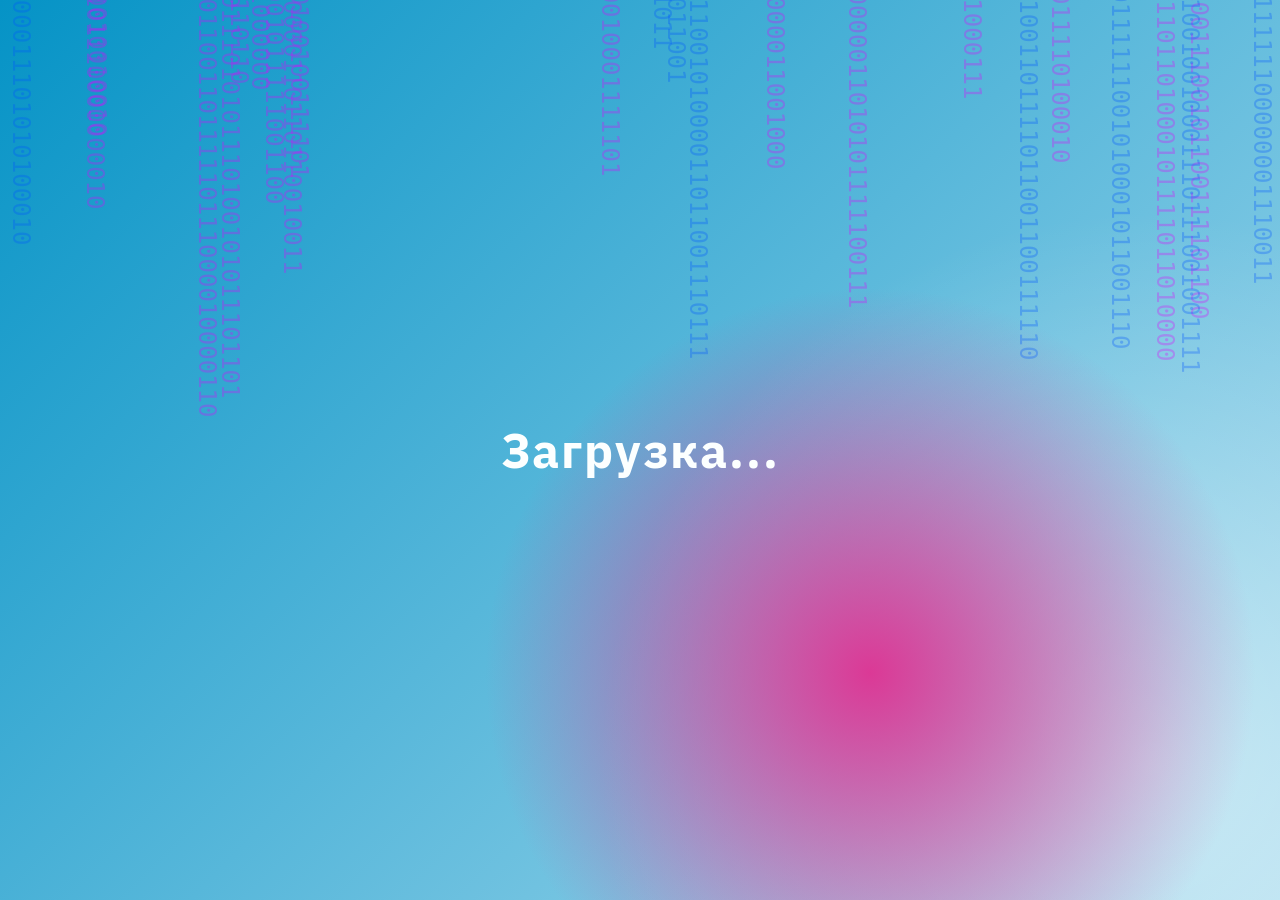
<file: index.html>
<!DOCTYPE html>
<html lang="en">
<head>
    <meta charset="UTF-8">
    <meta name="viewport" content="width=device-width, initial-scale=1.0">
    <link rel="stylesheet" href="style.css">
     <title>Securio — цифровая безопасность подростка</title>
    <link rel="preconnect" href="https://fonts.googleapis.com">
    <link rel="preconnect" href="https://fonts.gstatic.com" crossorigin>
    <link href="https://fonts.googleapis.com/css2?family=IBM+Plex+Sans:wght@400;600&family=JetBrains+Mono:wght@700&family=Russo+One&display=swap" rel="stylesheet">
    <link rel="stylesheet" href="style.css">
</head>
<body>

    <body>
        <div class="page page-hidden">
            <header class="header">
                <a href="index.html" class="logo">SECURIO</a>
                <nav class="nav">
                    <a href="index.html" class="nav-link active">Главная</a>
                    <a href="passwords.html" class="nav-link">Пароли</a>
                    <a href="phishing.html" class="nav-link">Фишинг</a>
                    <a href="social.html" class="nav-link">Соцсети</a>
                    <a href="bullying.html" class="nav-link">Кибербуллинг</a>
                </nav>
            </header>

            <main class="hero">
                <div class="hero-text">
                    <p class="prompt">// цифровая безопасность подростка</p>
                    <h1 class="title" aria-label="SECURIO">
                        <span class="letter">S</span><span class="letter">E</span><span class="letter">C</span><span class="letter">U</span><span class="letter">R</span><span class="letter">I</span><span class="letter">O</span>
                    </h1>
                    <p class="description">Как защитить пароли, распознать мошенников и не оставить в сети лишнего — коротко, понятно и с проверкой на практике.</p>
                    <a href="passwords.html" class="button">Начать</a>
                </div>


            </main>

            <section class="sections">
                <a href="passwords.html" class="card">
                    <span class="card-number">01</span>
                    <h2 class="card-title">Пароли и защита</h2>
                    <p class="card-text">Надёжный пароль, 2FA и терминал проверки.</p>
                </a>
                <a href="phishing.html" class="card">
                    <span class="card-number">02</span>
                    <h2 class="card-title">Фишинг и мошенники</h2>
                    <p class="card-text">Фейковые ссылки, «розыгрыши» и коды из SMS.</p>
                </a>
                <a href="social.html" class="card">
                    <span class="card-number">03</span>
                    <h2 class="card-title">Соцсети и цифровой след</h2>
                    <p class="card-text">Что не выкладывать и как настроить приватность.</p>
                </a>
                <a href="bullying.html" class="card">
                    <span class="card-number">04</span>
                    <h2 class="card-title">Кибербуллинг и помощь</h2>
                    <p class="card-text">Что делать при травле, взломе и шантаже.</p>
                </a>

            </section>
        </div>
         <div id="bg">
            <div class="loading-text">Загрузка...</div>
        </div>
    </body>

<div id="bg"></div>
    <script>
    //матрица
        const bg = document.getElementById("bg");
        const page = document.querySelector(".page");
        var timer = 1500;

        for(let i = 0; i < 100; i++){

            const stream = document.createElement("div");

            stream.className = "stream";

            let text = "";

            for(let j = 0; j < 30; j++){
                text += Math.round(Math.random());
            }

        stream.textContent = text;

        stream.style.left = Math.random()*100 + "%";
        stream.style.top = -Math.random() * 2000 + "px";
        stream.style.color =
            Math.random()>0.5 ? "#0055ff" : "#e100ff";

        stream.style.animationDuration =
            1.5 + Math.random()*2 + "s";

        bg.appendChild(stream);
    //скип загрузки
        document.onclick = function(){
            bg.classList.add("hidden");
            page.classList.remove("page-hidden");
        };

        setTimeout(() => {
            bg.classList.add("hidden");
            page.classList.remove("page-hidden");

            setTimeout(() => {
                bg.style.display = "none";
                document.body.style.overflow = "auto";
            }, 700);

        }, 2500);
    }
    //плавающее пятно
        const root = document.body;

        const CENTER_X = 50, CENTER_Y = 50;

        const RADIUS_X = 30;
        const RADIUS_Y = 25;

        const PERIOD = 14;

        function animateBlob(time) {
        const t = (time / 1000) * (Math.PI * 2 / PERIOD);

        const k = 1 + Math.sin(t) ** 2;
        const x = Math.cos(t) / k;
        const y = (Math.sin(t) * Math.cos(t)) / k;

        root.style.setProperty("--blob-x", (CENTER_X + x * RADIUS_X) + "%");
        root.style.setProperty("--blob-y", (CENTER_Y + y * 2.8 * RADIUS_Y) + "%");

        requestAnimationFrame(animateBlob);
    }

requestAnimationFrame(animateBlob);
    </script>
</body>
</html>
</file>
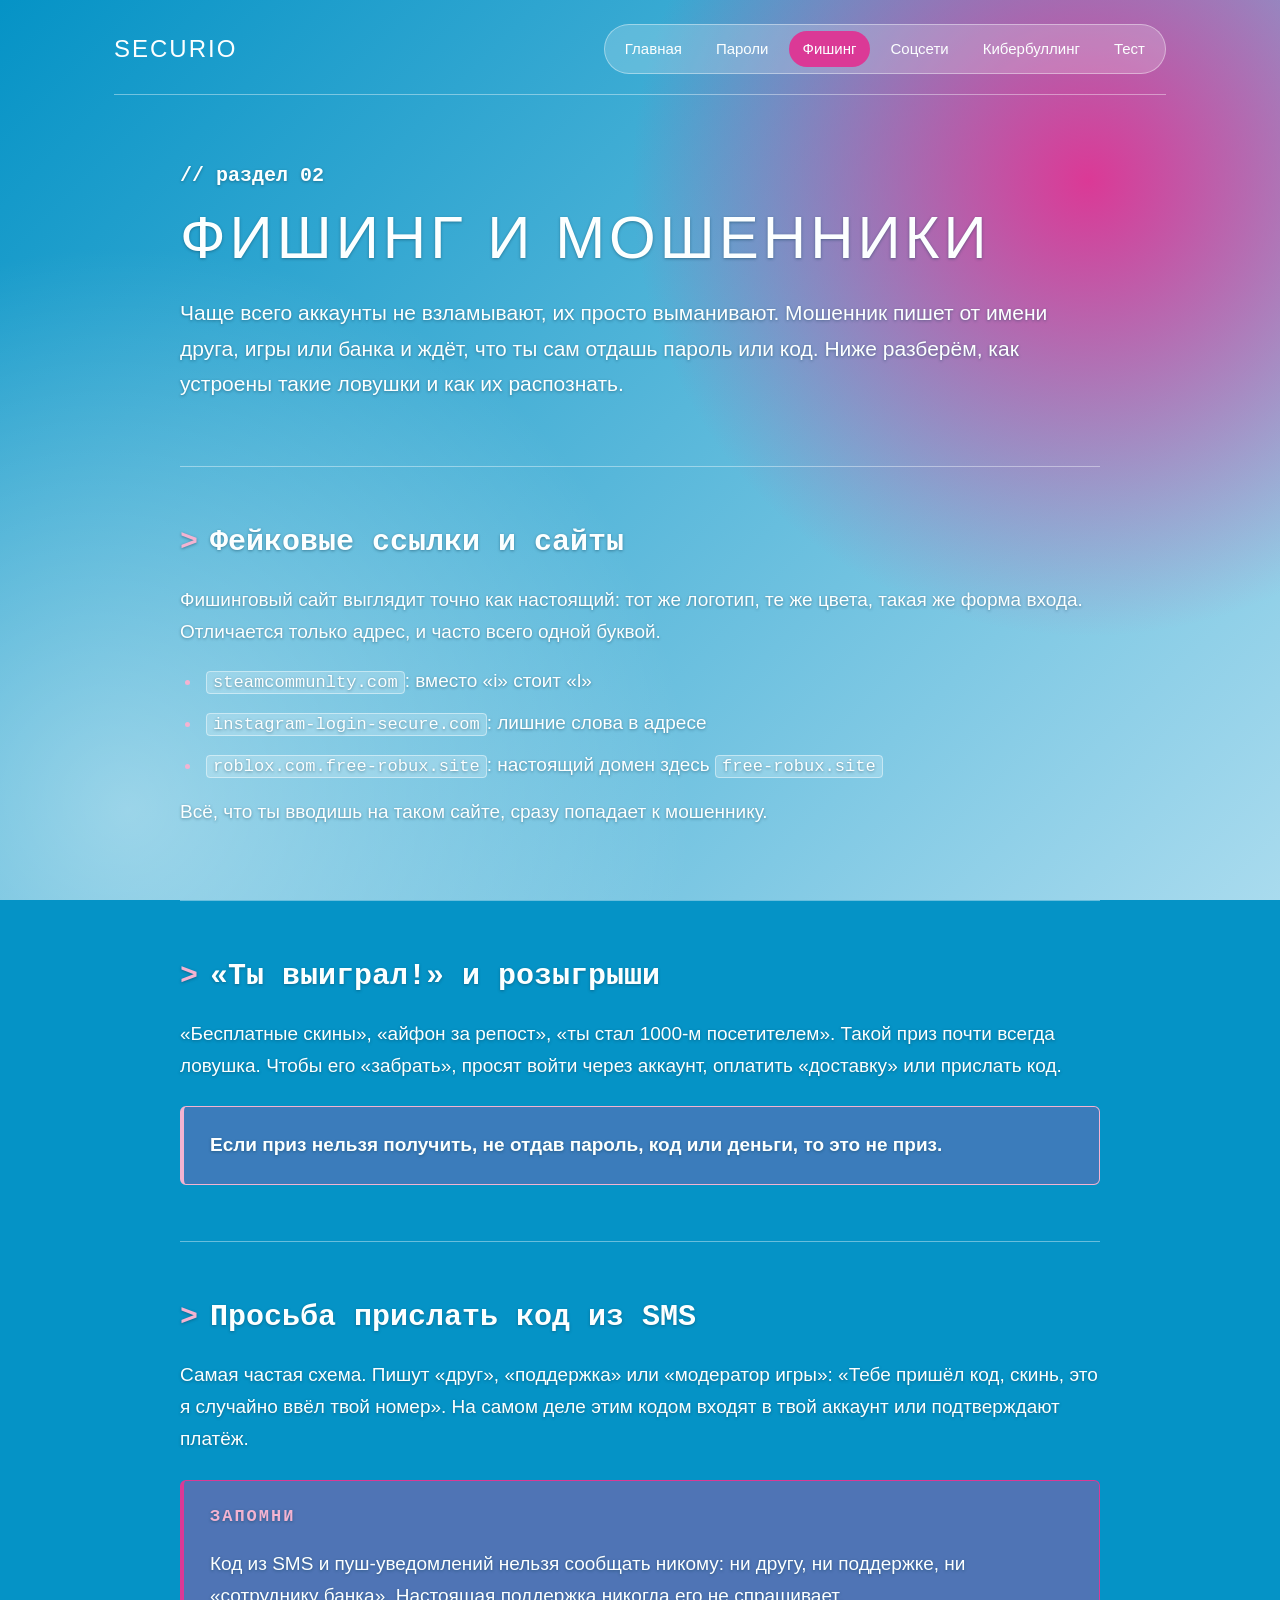
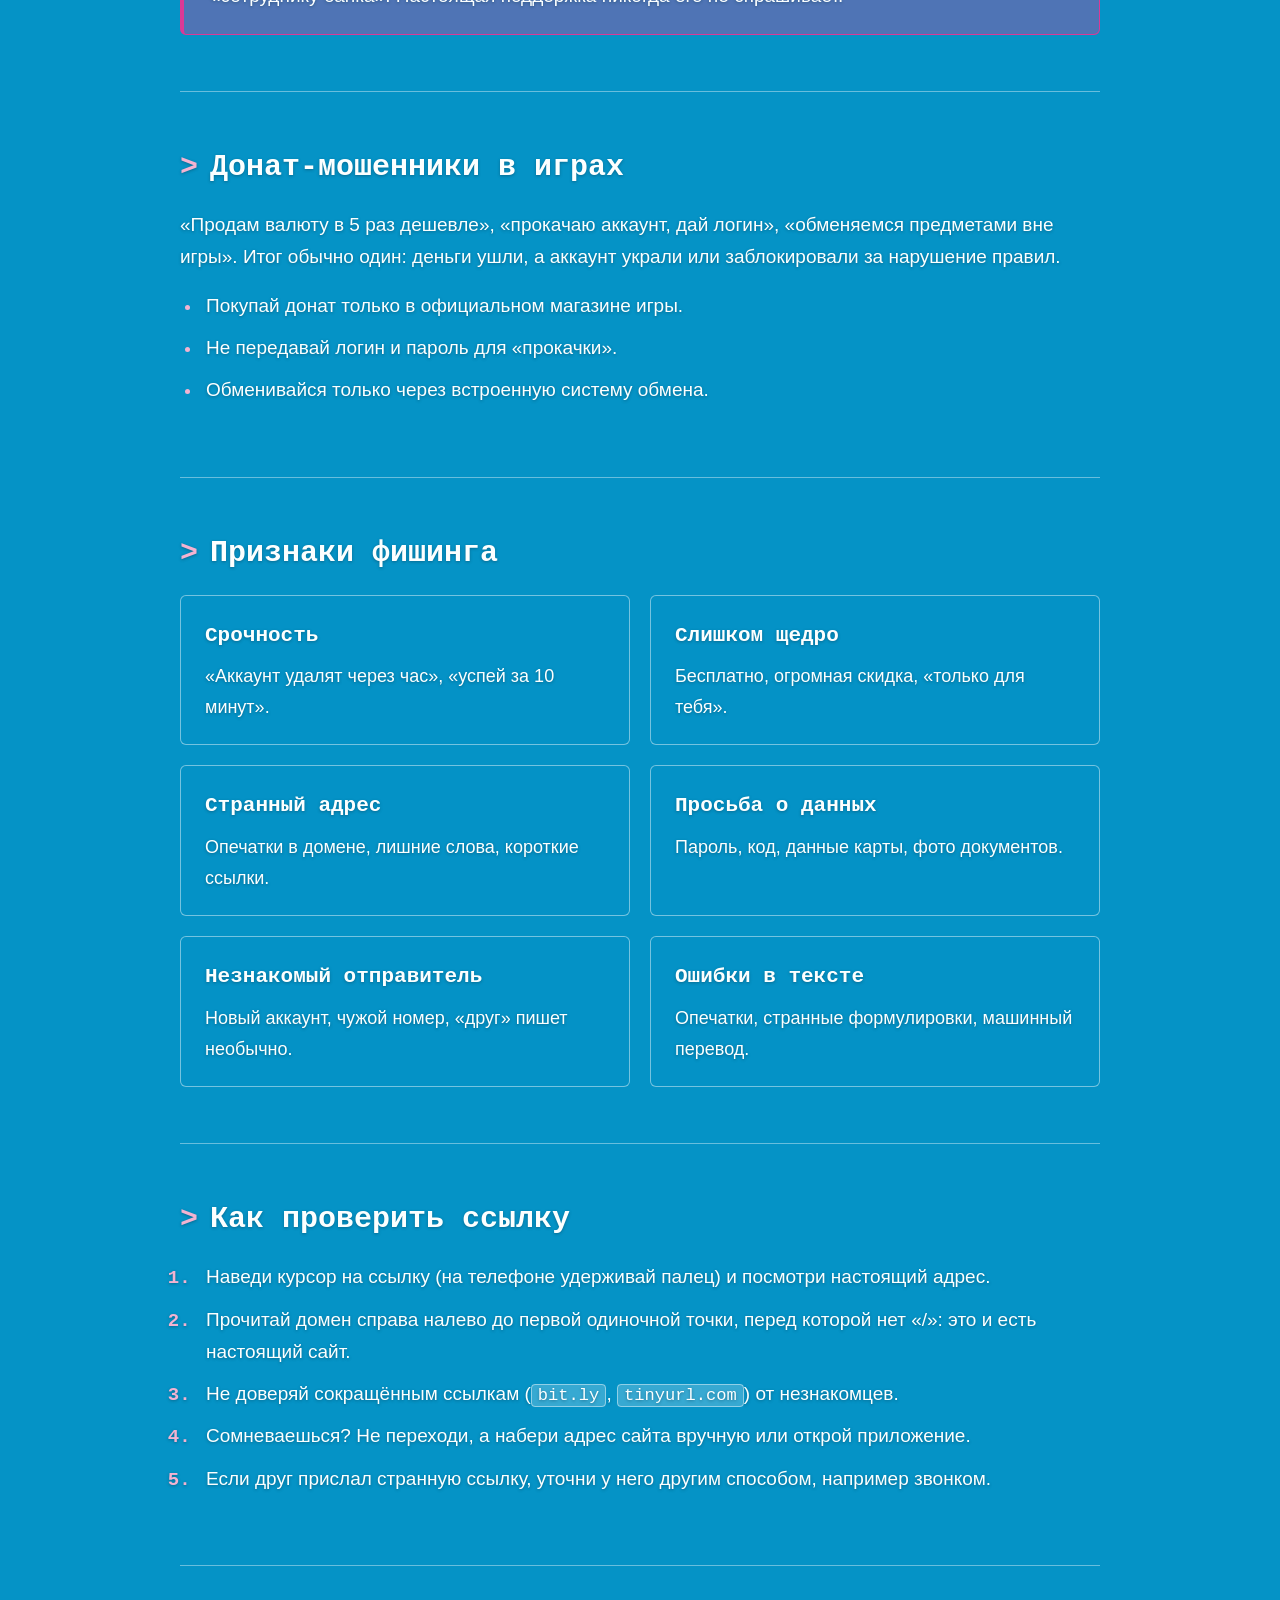
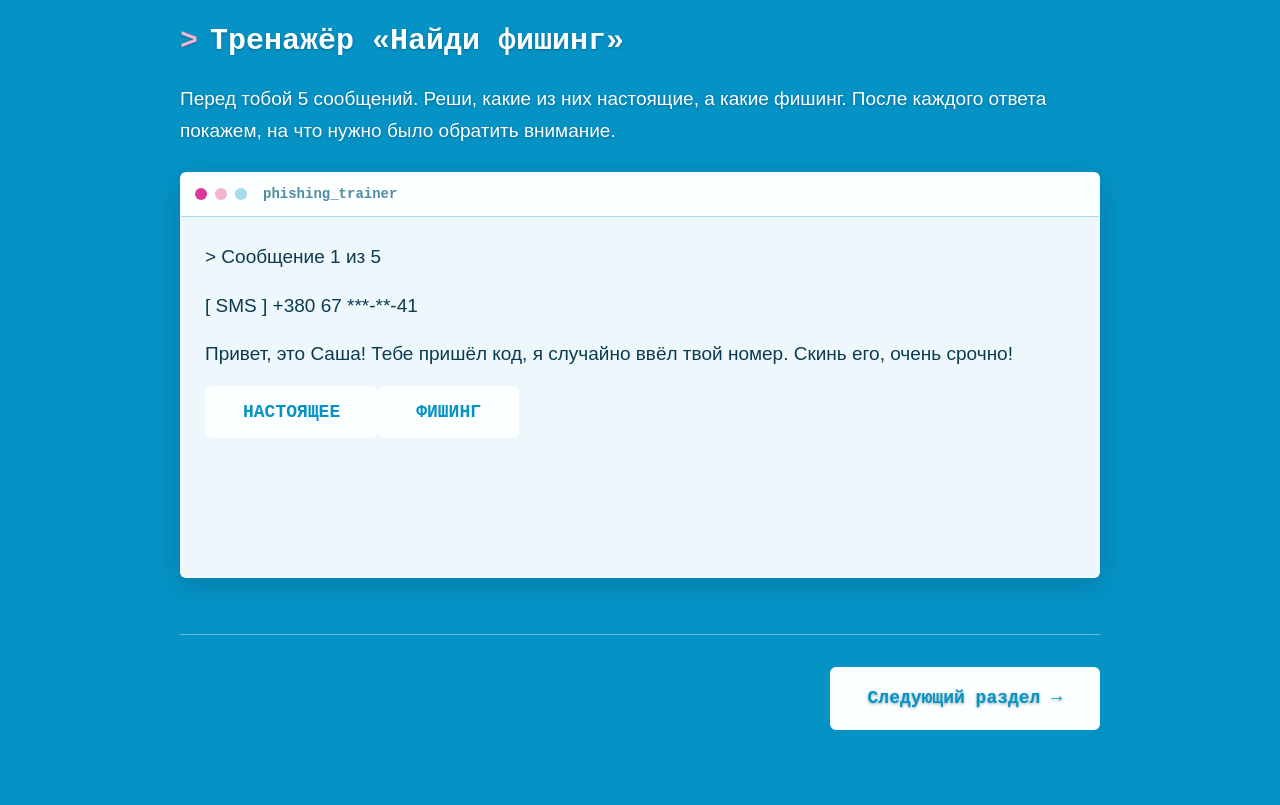
<file: pages/phishing/phishing.html>
<!DOCTYPE html>
<html lang="ru">
<head>
    <meta charset="UTF-8">
    <meta name="viewport" content="width=device-width, initial-scale=1.0">
    <title>Фишинг и мошенники — Securio</title>
    <link rel="stylesheet" href="../../style.css">
    <link rel="stylesheet" href="phishing.css">
</head>
<body>
    <div class="page">
        <header class="header">
            <a href="../../index.html" class="logo">SECURIO</a>
            <nav class="nav">
                <a href="../../index.html" class="nav-link">Главная</a>
                <a href="../passwords/passwords.html" class="nav-link">Пароли</a>
                <a href="phishing.html" class="nav-link active" aria-current="page">Фишинг</a>
                <a href="../social/social.html" class="nav-link">Соцсети</a>
                <a href="../bullying/bullying.html" class="nav-link">Кибербуллинг</a>
                <a href="test.html" class="nav-link">Тест</a>
            </nav>
        </header>

        <main class="content">
            <section class="page-head">
                <p class="prompt">// раздел 02</p>
                <h1 class="page-title"><span class="typed">ФИШИНГ И МОШЕННИКИ</span></h1>
                <p class="lead">
                    Чаще всего аккаунты не взламывают, их просто выманивают. Мошенник
                    пишет от имени друга, игры или банка и ждёт, что ты сам отдашь
                    пароль или код. Ниже разберём, как устроены такие ловушки и как
                    их распознать.
                </p>
            </section>

            <section class="info-block">
                <h2 class="block-title">Фейковые ссылки и сайты</h2>
                <p>
                    Фишинговый сайт выглядит точно как настоящий: тот же логотип, те же
                    цвета, такая же форма входа. Отличается только адрес, и часто всего
                    одной буквой.
                </p>
                <ul class="list">
                    <li><code>steamcommunlty.com</code>: вместо «i» стоит «l»</li>
                    <li><code>instagram-login-secure.com</code>: лишние слова в адресе</li>
                    <li><code>roblox.com.free-robux.site</code>: настоящий домен здесь <code>free-robux.site</code></li>
                </ul>
                <p>
                    Всё, что ты вводишь на таком сайте, сразу попадает к мошеннику.
                </p>
            </section>

            <section class="info-block">
                <h2 class="block-title">«Ты выиграл!» и розыгрыши</h2>
                <p>
                    «Бесплатные скины», «айфон за репост», «ты стал 1000-м посетителем».
                    Такой приз почти всегда ловушка. Чтобы его «забрать», просят войти
                    через аккаунт, оплатить «доставку» или прислать код.
                </p>
                <div class="card-warning">
                    <p><strong>Если приз нельзя получить, не отдав пароль, код или деньги, то это не приз.</strong></p>
                </div>
            </section>

            <section class="info-block">
                <h2 class="block-title">Просьба прислать код из SMS</h2>
                <p>
                    Самая частая схема. Пишут «друг», «поддержка» или «модератор игры»:
                    «Тебе пришёл код, скинь, это я случайно ввёл твой номер». На самом
                    деле этим кодом входят в твой аккаунт или подтверждают платёж.
                </p>
                <div class="card-danger">
                    <p class="card-label">ЗАПОМНИ</p>
                    <p>Код из SMS и пуш-уведомлений нельзя сообщать никому: ни другу, ни поддержке, ни «сотруднику банка». Настоящая поддержка никогда его не спрашивает.</p>
                </div>
            </section>

            <section class="info-block">
                <h2 class="block-title">Донат-мошенники в играх</h2>
                <p>
                    «Продам валюту в 5 раз дешевле», «прокачаю аккаунт, дай логин»,
                    «обменяемся предметами вне игры». Итог обычно один: деньги ушли,
                    а аккаунт украли или заблокировали за нарушение правил.
                </p>
                <ul class="list">
                    <li>Покупай донат только в официальном магазине игры.</li>
                    <li>Не передавай логин и пароль для «прокачки».</li>
                    <li>Обменивайся только через встроенную систему обмена.</li>
                </ul>
            </section>

            <section class="info-block">
                <h2 class="block-title">Признаки фишинга</h2>
                <div class="signs">
                    <div class="sign-card">
                        <h3 class="sign-title">Срочность</h3>
                        <p>«Аккаунт удалят через час», «успей за 10 минут».</p>
                    </div>
                    <div class="sign-card">
                        <h3 class="sign-title">Слишком щедро</h3>
                        <p>Бесплатно, огромная скидка, «только для тебя».</p>
                    </div>
                    <div class="sign-card">
                        <h3 class="sign-title">Странный адрес</h3>
                        <p>Опечатки в домене, лишние слова, короткие ссылки.</p>
                    </div>
                    <div class="sign-card">
                        <h3 class="sign-title">Просьба о данных</h3>
                        <p>Пароль, код, данные карты, фото документов.</p>
                    </div>
                    <div class="sign-card">
                        <h3 class="sign-title">Незнакомый отправитель</h3>
                        <p>Новый аккаунт, чужой номер, «друг» пишет необычно.</p>
                    </div>
                    <div class="sign-card">
                        <h3 class="sign-title">Ошибки в тексте</h3>
                        <p>Опечатки, странные формулировки, машинный перевод.</p>
                    </div>
                </div>
            </section>

            <section class="info-block">
                <h2 class="block-title">Как проверить ссылку</h2>
                <ol class="list list-numbered">
                    <li>Наведи курсор на ссылку (на телефоне удерживай палец) и посмотри настоящий адрес.</li>
                    <li>Прочитай домен справа налево до первой одиночной точки, перед которой нет «/»: это и есть настоящий сайт.</li>
                    <li>Не доверяй сокращённым ссылкам (<code>bit.ly</code>, <code>tinyurl.com</code>) от незнакомцев.</li>
                    <li>Сомневаешься? Не переходи, а набери адрес сайта вручную или открой приложение.</li>
                    <li>Если друг прислал странную ссылку, уточни у него другим способом, например звонком.</li>
                </ol>
            </section>

            <section class="trainer" id="phishing-trainer">
                <h2 class="block-title">Тренажёр «Найди фишинг»</h2>
                <p class="trainer-intro">
                    Перед тобой 5 сообщений. Реши, какие из них настоящие, а какие
                    фишинг. После каждого ответа покажем, на что нужно было обратить
                    внимание.
                </p>

                <div class="window">
                    <div class="window-bar">
                        <span class="window-dot"></span>
                        <span class="window-dot"></span>
                        <span class="window-dot"></span>
                        <span class="window-name">phishing_trainer</span>
                    </div>
                    <div class="window-body" id="trainer-root"></div>
                </div>

                <noscript>
                    <p class="card-warning">Для тренажёра нужен включённый JavaScript.</p>
                </noscript>
            </section>

            <nav class="next-section">
                <a href="../social/social.html" class="button">Следующий раздел →</a>
            </nav>
        </main>
    </div>

    <script src="phishing.js" defer></script>
</body>
</html>
</file>
<file: style.css>
#bg {
    position: fixed;
    inset: 0;
    z-index: 10;
    transition: opacity 0.7s ease;
}

#bg.hidden {
    opacity: 0;
    pointer-events: none;
}

.stream{
    position:absolute;
    top:-100px;
    font-family:monospace;
    font-size:24px;
    writing-mode:vertical-rl;
    opacity:.3;
    animation:fall linear infinite;
}

.loading-text {
    position: relative;
    z-index: 2;
    height: 100%;
    display: flex;
    align-items: center;
    justify-content: center;
    font-family: "IBM Plex Sans", monospace;
    font-weight: 700;
    font-size: clamp(24px, 5vw, 48px);
    letter-spacing: 2px;
    color: #FCFFFF;
}


@keyframes fall{
    to{
        transform:translateY(120vh);
    }
}

/*-------------------------------------------------*/

* {
    margin: 0;
    padding: 0;
    box-sizing: border-box;
}

body {
    --blob-x: 35%;
    --blob-y: 40%;

    min-height: 100vh;
    font-family: "IBM Plex Sans", Arial, sans-serif;
    font-size: 17px;
    line-height: 1.6;
    color: #FCFFFF;
    background-color: #0593C6;
    background-image:
        radial-gradient(circle at var(--blob-x) var(--blob-y), #DB3996 0%, rgba(219, 57, 150, 0) 35%),
        radial-gradient(circle at 90% 85%, rgba(252, 255, 255, 0.45) 0%, rgba(252, 255, 255, 0) 40%),
        linear-gradient(135deg, #0593C6 0%, #A9DBEE 100%);
    background-attachment: fixed;
}

.page {
    display: flex;
    flex-direction: column;
    width: 100%;
    min-height: 100vh;
    padding: 24px 5% 48px;

    opacity: 1;
    transition: opacity 0.7s ease;
}

.page.page-hidden {
    opacity: 0;
}

.header {
    display: flex;
    justify-content: space-between;
    align-items: center;
    flex-wrap: wrap;
    gap: 20px;
}

.logo {
    font-family: "Russo One", Arial, sans-serif;
    font-size: 24px;
    letter-spacing: 2px;
    color: #FCFFFF;
    text-decoration: none;
}

.nav {
    display: flex;
    flex-wrap: wrap;
    gap: 6px;
    padding: 6px;
    background-color: rgba(252, 255, 255, 0.2);
    border: 1px solid rgba(252, 255, 255, 0.4);
    border-radius: 999px;
}

.nav-link {
    padding: 6px 14px;
    font-size: 15px;
    color: #FCFFFF;
    text-decoration: none;
    border-radius: 999px;
    transition: background-color 0.2s;
}

.nav-link:hover {
    background-color: rgba(252, 255, 255, 0.25);
}

.nav-link.active {
    background-color: #DB3996;
}

.hero {
    display: flex;
    justify-content: center;
    align-items: center;
    flex: 1;
    gap: 40px;
    padding: 60px 0 40px;
}

.hero-text {
    max-width: 720px;
    text-align: center;
}

.prompt {
    margin-bottom: 12px;
    font-family: "JetBrains Mono", monospace;
    font-weight: 700;
    font-size: 20px;
}

.title {
    font-family: "Russo One", Arial, sans-serif;
    font-weight: 400;
    font-size: 120px;
    line-height: 1;
    letter-spacing: 8px;
}

.description {
    max-width: 480px;
    margin: 24px auto 32px;
    font-size: 18px;
}

.button {
    display: inline-block;
    padding: 14px 36px;
    font-family: "JetBrains Mono", monospace;
    font-weight: 700;
    font-size: 18px;
    color: #0593C6;
    background-color: #FCFFFF;
    border: 2px solid #FCFFFF;
    border-radius: 6px;
    text-decoration: none;
    transition: background-color 0.2s, border-color 0.2s, color 0.2s, box-shadow 0.2s, transform 0.1s;
}

.button:hover {
    color: #FCFFFF;
    background-color: #DB3996;
    border-color: #DB3996;
    box-shadow: 0 0 18px rgba(219, 57, 150, 0.6);
}

.button:active {
    background-color: #B82E7D;
    border-color: #B82E7D;
    transform: translateY(2px);
}



.sections {
    display: grid;
    grid-template-columns: repeat(4, 1fr);
    gap: 16px;
    padding-top: 32px;
}

.card {
    display: block;
    padding: 20px;
    color: #FCFFFF;
    text-decoration: none;
    background-color: rgba(5, 147, 198, 0.35);
    border: 1px solid rgba(252, 255, 255, 0.45);
    border-radius: 6px;
    transition: border-color 0.2s, box-shadow 0.2s, transform 0.2s;
}

.card:hover {
    border-color: #FCFFFF;
    box-shadow: 0 0 16px rgba(252, 255, 255, 0.5);
    transform: translateY(-4px);
}

.card-number {
    font-family: "JetBrains Mono", monospace;
    font-weight: 700;
    font-size: 14px;
    color: #F3B3D1;
}

.card-title {
    margin: 8px 0;
    font-family: "JetBrains Mono", monospace;
    font-weight: 700;
    font-size: 20px;
    line-height: 1.3;
}

.card-text {
    font-size: 16px;
    color: #EEF8FC;
}

@media (max-width: 900px) {
    .hero {
        flex-direction: column;
        align-items: flex-start;
    }

    .title {
        font-size: 64px;
    }

    .sections {
        grid-template-columns: repeat(2, 1fr);
    }
}

@media (max-width: 560px) {
    body {
        font-size: 16px;
    }

    .header {
        flex-direction: column;
        align-items: flex-start;
    }

    .title {
        font-size: 44px;
        letter-spacing: 4px;
    }

    .sections {
        grid-template-columns: 1fr;
    }
}
</file>
<file: pages/phishing/phishing.css>
body {
    background-image:
        radial-gradient(circle at 85% 20%, #DB3996 0%, rgba(219, 57, 150, 0) 35%),
        radial-gradient(circle at 10% 90%, rgba(252, 255, 255, 0.45) 0%, rgba(252, 255, 255, 0) 40%),
        linear-gradient(135deg, #0593C6 0%, #A9DBEE 100%);
}

.page {
    max-width: 1180px;
    margin: 0 auto;
}

.header {
    padding-bottom: 20px;
    border-bottom: 1px solid rgba(252, 255, 255, 0.4);
}

.content {
    width: 100%;
    max-width: 920px;
    margin: 0 auto;
    padding-top: 64px;
    font-size: 19px;
    line-height: 1.7;
    text-shadow: 0 1px 3px rgba(11, 58, 79, 0.45);
}

.content p {
    margin-bottom: 16px;
}

.content code {
    padding: 1px 6px;
    font-family: "JetBrains Mono", monospace;
    font-size: 0.9em;
    color: #FCFFFF;
    background-color: rgba(252, 255, 255, 0.2);
    border: 1px solid rgba(252, 255, 255, 0.45);
    border-radius: 4px;
    overflow-wrap: anywhere;
}

.page-head {
    margin-bottom: 64px;
}

.page-head .prompt {
    margin-bottom: 12px;
}

.page-title {
    margin-bottom: 24px;
    font-family: "Russo One", Arial, sans-serif;
    font-weight: 400;
    font-size: 60px;
    line-height: 1.1;
    letter-spacing: 4px;
    color: #FCFFFF;
}

.page-title .typed {
    display: inline-block;
    white-space: nowrap;
    vertical-align: bottom;
    clip-path: inset(0 100% 0 0);
    animation: typing 1.44s steps(18, end) 0.2s forwards;
}

@keyframes typing {
    to {
        clip-path: inset(0 0 0 0);
    }
}

.lead {
    font-size: 21px;
}

.info-block,
.trainer {
    padding: 56px 0;
    border-top: 1px solid rgba(252, 255, 255, 0.4);
}

.block-title {
    display: flex;
    align-items: center;
    gap: 12px;
    margin-bottom: 22px;
    font-family: "JetBrains Mono", monospace;
    font-weight: 700;
    font-size: 30px;
    line-height: 1.3;
}

.block-title::before {
    content: ">";
    color: #F3B3D1;
}

.list {
    margin: 0 0 14px;
    padding-left: 22px;
}

.list li {
    margin-bottom: 10px;
    padding-left: 4px;
}

.list li::marker {
    color: #F3B3D1;
    font-family: "JetBrains Mono", monospace;
    font-weight: 700;
}

.card-warning,
.card-danger {
    margin-top: 24px;
    padding: 22px 26px;
    background-color: rgba(219, 57, 150, 0.25);
    border-radius: 6px;
}

.card-warning {
    border: 1px solid #F3B3D1;
    border-left-width: 4px;
}

.card-danger {
    border: 1px solid #DB3996;
    border-left-width: 4px;
    background-color: rgba(219, 57, 150, 0.35);
}

.card-warning p:last-child,
.card-danger p:last-child {
    margin-bottom: 0;
}

.card-label {
    font-family: "JetBrains Mono", monospace;
    font-weight: 700;
    font-size: 17px;
    letter-spacing: 2px;
    color: #F3B3D1;
}

.signs {
    display: grid;
    grid-template-columns: repeat(2, 1fr);
    gap: 20px;
}

.sign-card {
    padding: 22px 24px;
    background-color: rgba(5, 147, 198, 0.35);
    border: 1px solid rgba(252, 255, 255, 0.45);
    border-radius: 6px;
    transition: border-color 0.2s, box-shadow 0.2s;
}

.sign-card:hover {
    border-color: #FCFFFF;
    box-shadow: 0 0 16px rgba(252, 255, 255, 0.5);
}

.sign-title {
    margin-bottom: 8px;
    font-family: "JetBrains Mono", monospace;
    font-weight: 700;
    font-size: 21px;
}

.sign-card p {
    margin-bottom: 0;
    font-size: 18px;
}

.window {
    margin-top: 24px;
    overflow: hidden;
    color: #0B3A4F;
    background-color: #EEF8FC;
    border: 1px solid rgba(252, 255, 255, 0.6);
    border-radius: 6px;
    box-shadow: 0 8px 28px rgba(11, 58, 79, 0.25);
    text-shadow: none;
}

.window-bar {
    display: flex;
    align-items: center;
    gap: 8px;
    padding: 10px 14px;
    background-color: #FCFFFF;
    border-bottom: 1px solid #A9DBEE;
}

.window-dot {
    width: 12px;
    height: 12px;
    border-radius: 50%;
    background-color: #A9DBEE;
}

.window-dot:first-child {
    background-color: #DB3996;
}

.window-dot:nth-child(2) {
    background-color: #F3B3D1;
}

.window-name {
    margin-left: 8px;
    font-family: "JetBrains Mono", monospace;
    font-weight: 700;
    font-size: 14px;
    color: #4F8BA3;
}

.window-body {
    min-height: 360px;
    padding: 24px;
}

.window-body:empty::before {
    content: "> загрузка тренажёра_";
    font-family: "JetBrains Mono", monospace;
    font-weight: 700;
    color: #0593C6;
}

.next-section {
    display: flex;
    justify-content: flex-end;
    padding: 32px 0 16px;
    border-top: 1px solid rgba(252, 255, 255, 0.4);
}

@media (max-width: 900px) {
    .page-title {
        font-size: 42px;
    }
}

@media (max-width: 560px) {
    .content {
        padding-top: 32px;
        font-size: 17px;
    }

    .lead {
        font-size: 18px;
    }

    .info-block,
    .trainer {
        padding: 40px 0;
    }

    .sign-title {
        font-size: 18px;
    }

    .sign-card p {
        font-size: 16px;
    }

    .page-title {
        font-size: 22px;
        letter-spacing: 1px;
    }

    .block-title {
        font-size: 22px;
    }

    .signs {
        grid-template-columns: 1fr;
    }

    .window-body {
        padding: 16px;
    }

    .next-section .button {
        width: 100%;
        text-align: center;
    }
}

@media (prefers-reduced-motion: reduce) {
    .page-title .typed {
        clip-path: none;
        animation: none;
    }
}
</file>
